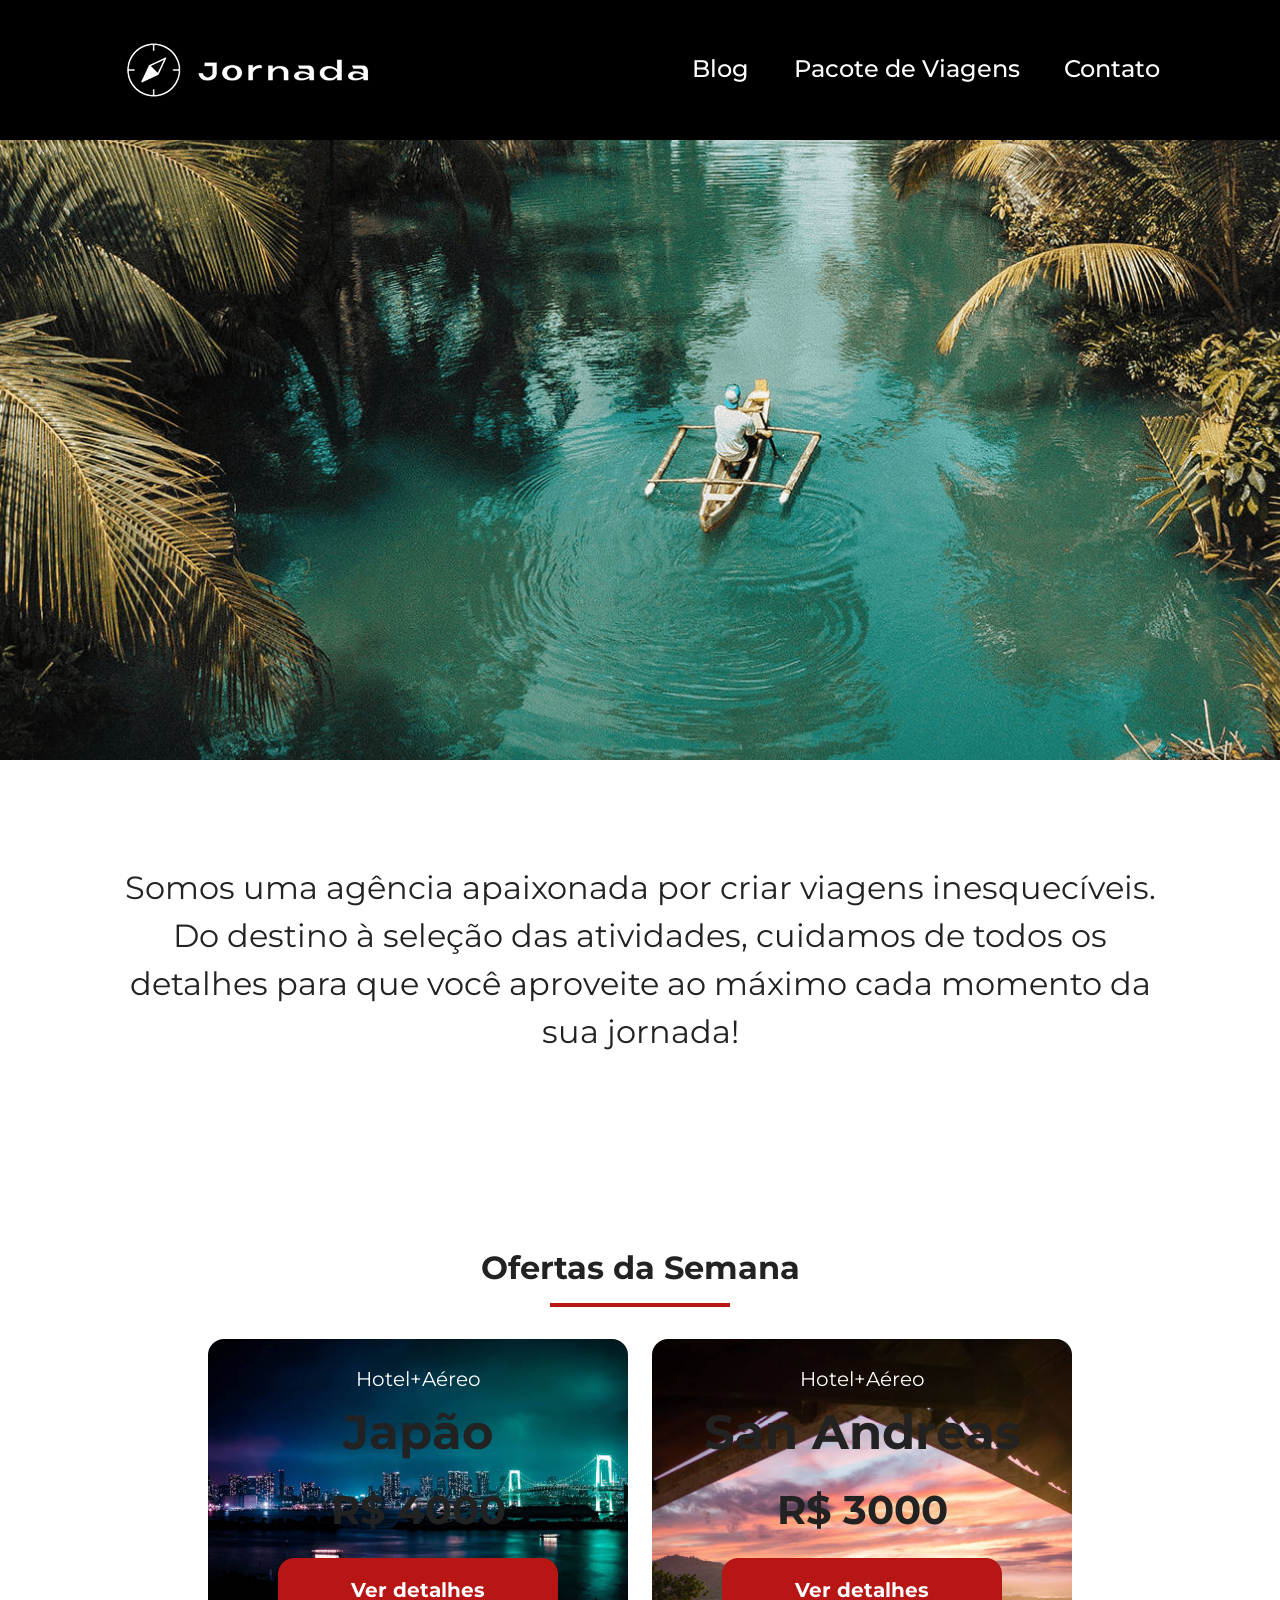
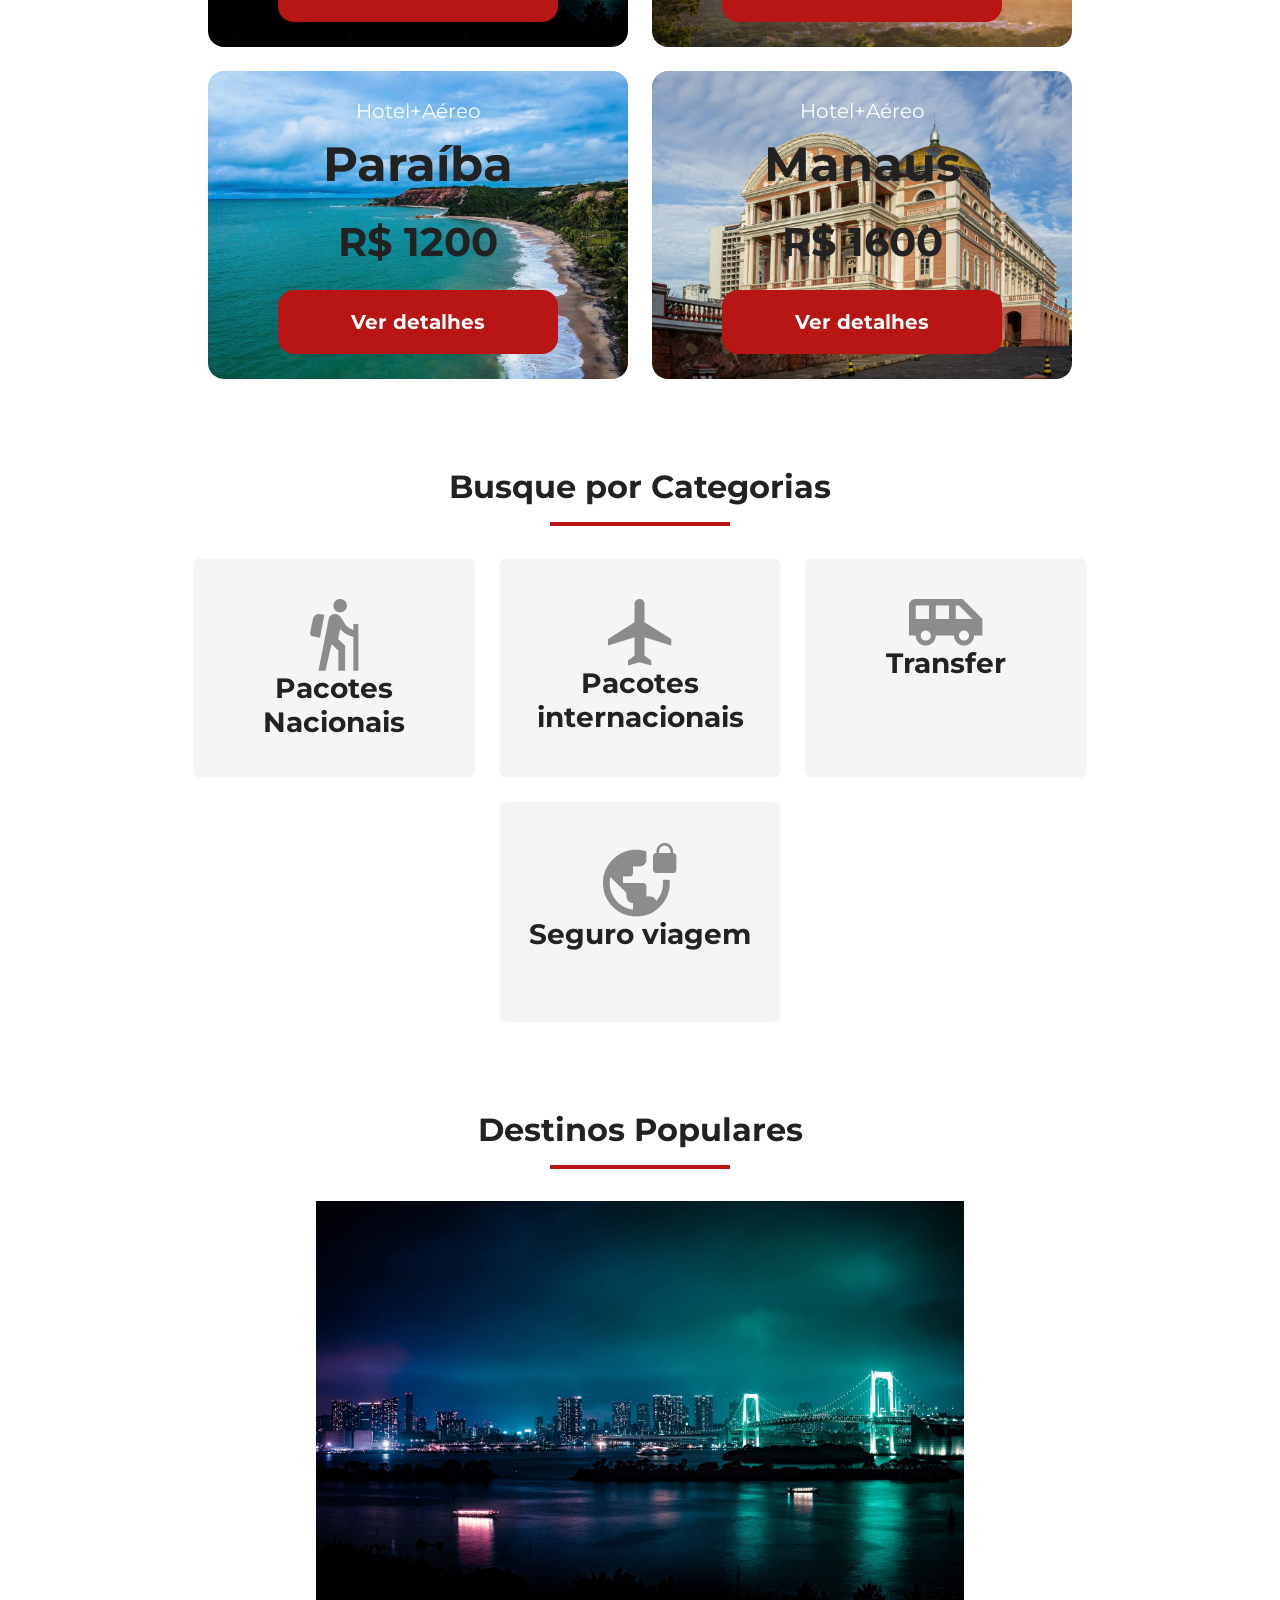
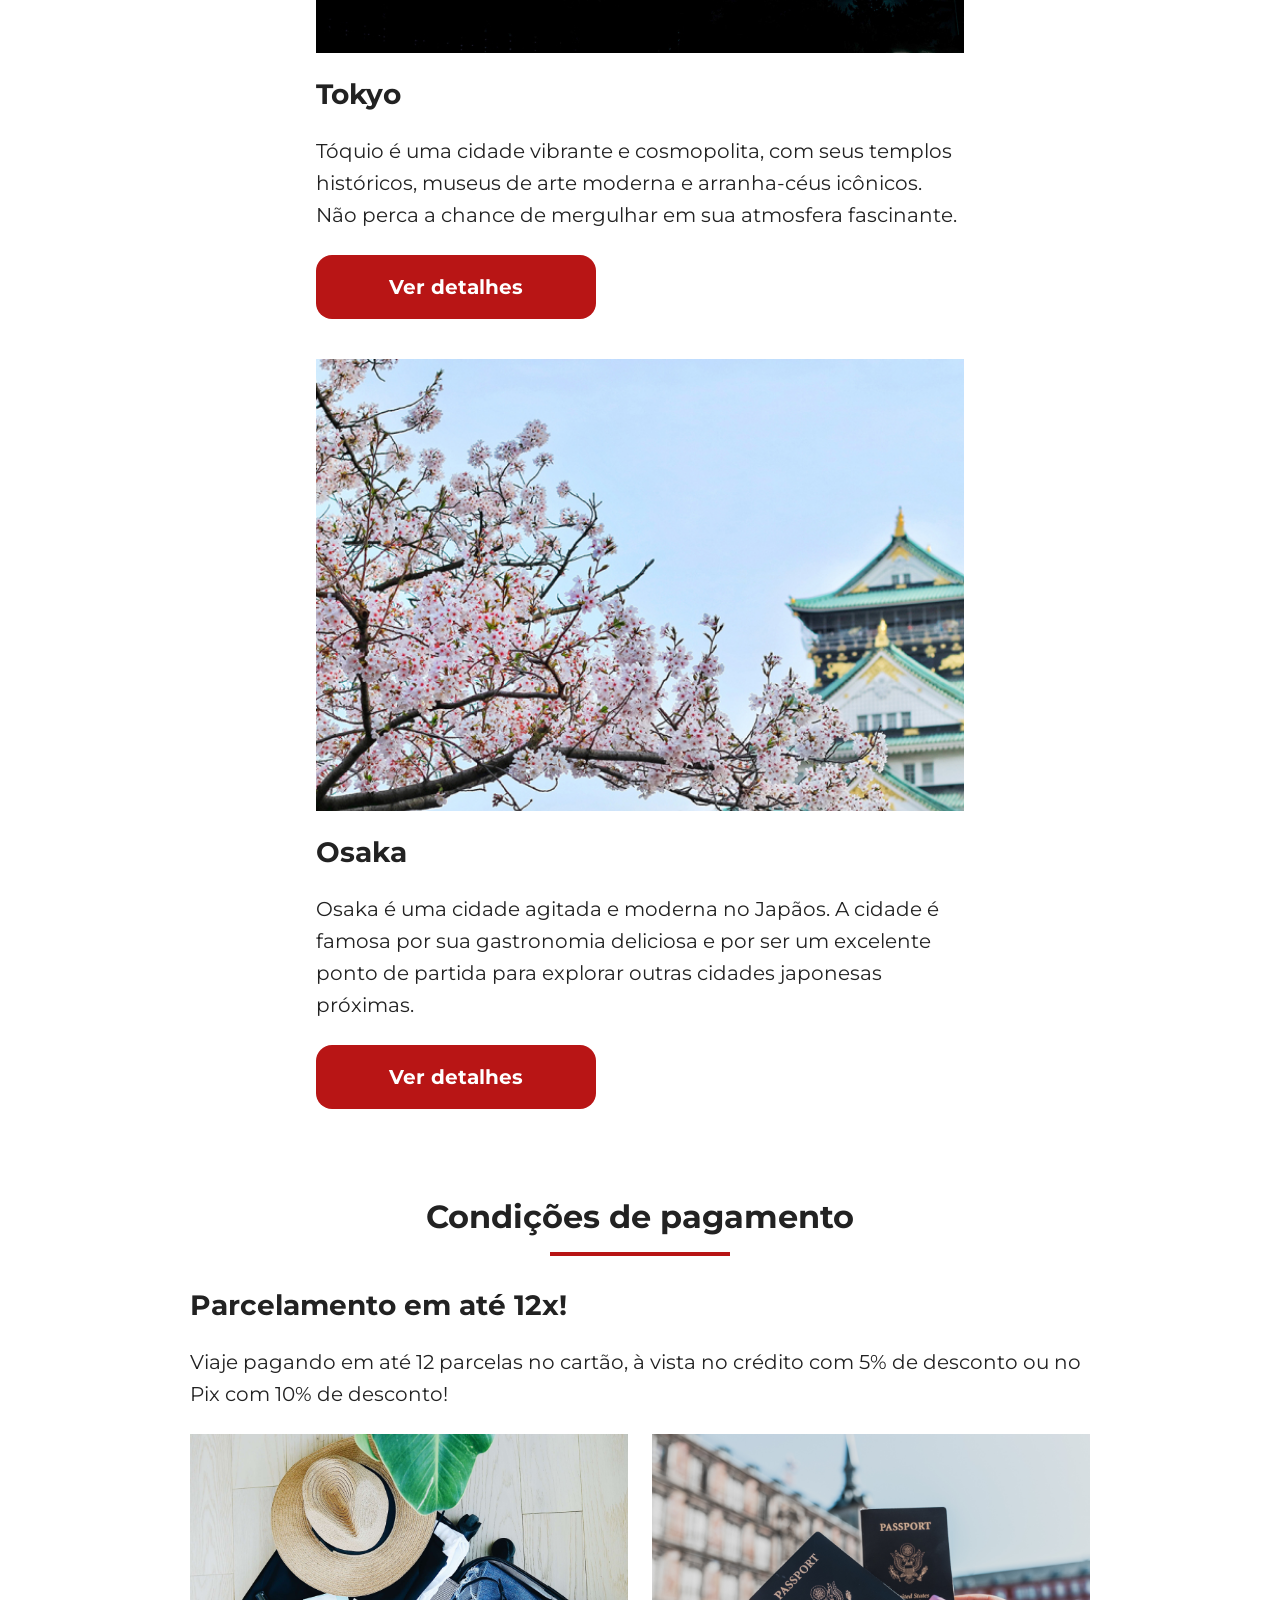
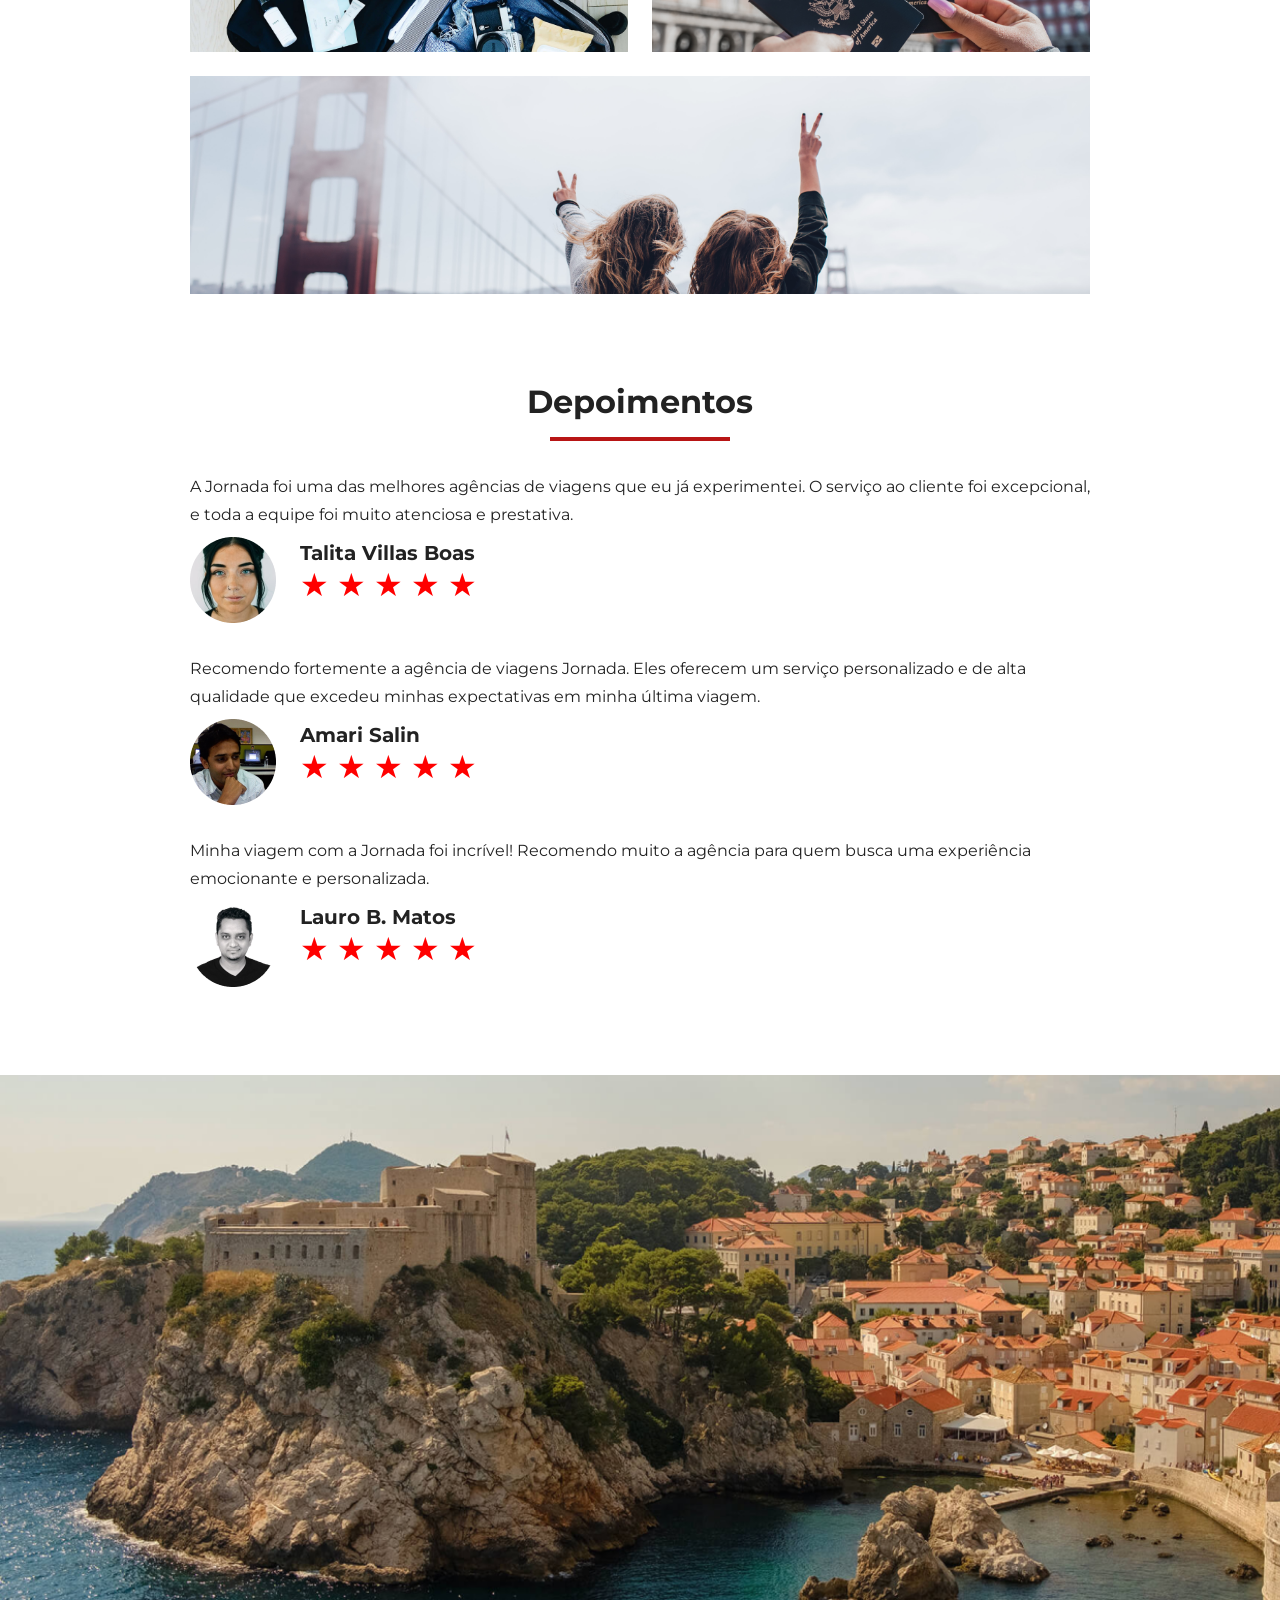
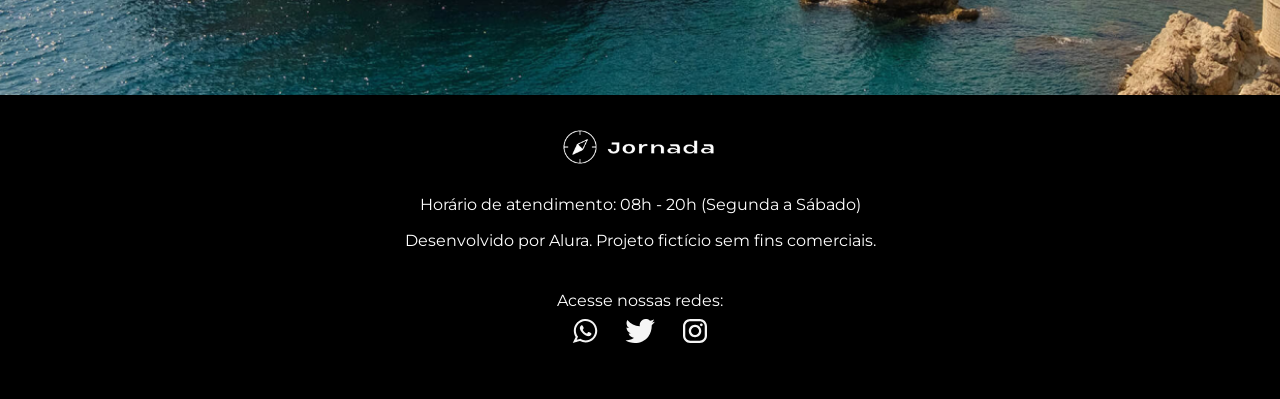
<file: index.html>
<!DOCTYPE html>
<html lang="pt-br">
<head>
    <meta charset="UTF-8">
    <meta name="viewport" content="width=device-width, initial-scale=1.0">
    <link rel="shortcut icon" href="favicon.png" type="image/x-icon">
    <link rel="stylesheet" href="./css/style.css">
    <title>Jornada Viagens</title>
</head>
<body>
    <header class="main-header">
        
        <a class="logo" href="index.html" title="Voltar para a página inicial">
            <img 
            class="img-mobile" 
            src="images/bussola-jornada-branca.png" 
            alt="Bussola do logo Jornada Viagens na cor branca"
            >
            <img 
            class="img-desktop" 
            src="images/bussola-texto-jornada-branca.png" 
            alt="Logo Jornada Viagens na cor branca"
            >
        </a>
        <div class="navigation-menu">
            <label for="menu">
            <img src="images/menu-branco.png" alt="Menu">
            </label>
            <input type="checkbox"id="menu" hidden>
            <nav>
            <ul class="link-list">
                <li><a href="blog.html" title="Acessar blog">Blog</a></li>
                <li><a href="pacotes.html" title="Acessar pacote de viagens">Pacote de Viagens</a></li>
                <li><a href="contato.html" title="Acessar aba de contatos">Contato</a></li>
            </ul>
        </nav>
        </div>
    </header>
    <section class="hero">
        <div class="hero-img"></div>
        <h2 class="content-text">Somos uma agência apaixonada por criar viagens inesquecíveis. Do destino à seleção das atividades, cuidamos de todos os detalhes para que você aproveite ao máximo cada momento da sua jornada!</h2>
        
    </section>
    <section class="offers">
        <div class="section-title">
            <h2>Ofertas da Semana</h2>
            <hr>
        </div>
        <div class="offers-card">
            <article class="card japao">
                <header>
                    <p class="content-text">Hotel+Aéreo</p>
                    <h3 class="content-title">Japão <br> <span>R$ 4000</span></h3>
                </header>
                <footer>
                    <a href="#" class="button">Ver detalhes</a>
                </footer>
            </article>
            <article class="card san-andreas" >
                <header>
                    <p class="content-text">Hotel+Aéreo</p>
                    <h3 class="content-title">San Andreas <br> <span>R$ 3000</span></h3>
                </header>
                <footer>
                    <a href="#" class="button">Ver detalhes</a>
                </footer>
            </article>
            <article class="card paraiba">
                <header>
                    <p class="content-text">Hotel+Aéreo</p>
                    <h3 class="content-title">Paraíba <br> <span>R$ 1200</span></h3>
                </header>
                <footer>
                    <a href="#" class="button">Ver detalhes</a>
                </footer>
            </article>
            <article class="card manaus">
                <header>
                    <p class="content-text">Hotel+Aéreo</p>
                    <h3 class="content-title">Manaus <br> <span>R$ 1600</span></h3>
                </header>
                <footer>
                    <a href="#" class="button">Ver detalhes</a>
                </footer>
            </article>
        </div>
    </section>
    <section class="categories">
        <div class="section-title">
            <h2>Busque por Categorias</h2>
            <hr>
        </div>
        <div class="categories-cards">
            <a class="category-card" href="#">
                    <img src="./images/icone-pacotes-nacionais.png" alt="">
                    <h3 class="content-title">Pacotes Nacionais</h3>
            </a>
            <a class="category-card" href="#">
                    <img src="./images/icone-pacotes-interacionais.png" alt="">
                    <h3 class="content-title">Pacotes internacionais</h3>
            </a>
            <a class="category-card" href="#">
                    <img src="./images/icone-transfer.png" alt="">
                    <h3 class="content-title">Transfer</h3>
            </a>
            <a class="category-card" href="#">
                    <img src="./images/icone-seguro-viagem.png" alt="">
                    <h3 class="content-title">Seguro viagem</h3>
            </a>
        </div>
    </section>
    <section class="destinations">
        <div class="section-title">
            <h2>Destinos Populares</h2>
            <hr>
        </div>
        <div class="destination-itens">
            <article class="item tokyo">
                <header>
                    <div class="img-item"></div>
                    <h4 class="content-title">Tokyo</h4>
                </header>
                <p class="content-text">Tóquio é uma cidade vibrante e cosmopolita, com seus templos históricos, museus de arte moderna e arranha-céus icônicos. Não perca a chance de mergulhar em sua atmosfera fascinante.</p>
                <footer>
                    <a href="" class="button">Ver detalhes</a>
                </footer>
            </article>

            <article class="item osaka">
                <header>
                    <div class="img-item"></div>
                    <h4 class="content-title">Osaka</h4>
                </header>
                <p class="content-text">Osaka é uma cidade agitada e moderna no Japãos. A cidade é famosa por sua gastronomia deliciosa e por ser um excelente ponto de partida para explorar outras cidades japonesas próximas.</p>
                <footer>
                    <a href="" class="button">Ver detalhes</a>
                </footer>
            </article>
        </div>
    </section>
    <section class="payments">
        <div class="section-title">
            <h2>Condições de pagamento</h2>
            <hr>
        </div>
        <div class="payment-container">
            <div class="text-content">
                <h3 class="content-title">Parcelamento em até 12x!</h3>
                
                <p class="content-text">Viaje pagando em até 12 parcelas no cartão, à vista no crédito com 5% de desconto ou no Pix com 10% de desconto!</p>
            </div>
            <div class="img-content">
                <div class="image bag"></div>
                <div class="image passport"></div>
                <div class="image people"></div>
            </div>
        </div>
    </section>
    <section class="testimonials">
        <div class="section-title">
            <h2>Depoimentos</h2>
            <hr>
        </div>
        <div class="testimonial-container">
            <article>
                <header>
                    <p>A Jornada foi uma das melhores agências de viagens que eu já experimentei. O serviço ao cliente foi excepcional, e toda a equipe foi muito atenciosa e prestativa.</p>
                </header>
                <footer>
                    <img src="images/avatar-talita.png" alt="Imagem de perfil da cliente Talita Villa">
                    <div class="profile-content">
                        <h4>Talita Villas Boas</h4>
                        <div class="rating">
                            <span class="star">&#9733;</span>
                            <span class="star">&#9733;</span>
                            <span class="star">&#9733;</span>
                            <span class="star">&#9733;</span>
                            <span class="star">&#9733;</span>
                        </div>
                    </div>
                </footer>
            </article>
            <article>
                <header>
                    <p>Recomendo fortemente a agência de viagens Jornada. Eles oferecem um serviço personalizado e de alta qualidade que excedeu minhas expectativas em minha última viagem.</p>
                </header>
                <footer>
                    <img src="images/avatar-amari.png" alt="Imagem de perfil da cliente Talita Villa">
                    <div class="profile-content">
                        <h4>Amari Salin</h4>
                        <div class="rating">
                            <span class="star">&#9733;</span>
                            <span class="star">&#9733;</span>
                            <span class="star">&#9733;</span>
                            <span class="star">&#9733;</span>
                            <span class="star">&#9733;</span>
                        </div>
                    </div>
                </footer>
            </article>
            <article>
                <header>
                    <p>Minha viagem com a Jornada foi incrível! Recomendo muito a agência para quem busca uma experiência emocionante e personalizada.</p>
                </header>
                <footer>
                    <img src="images/avatar-lauro.png" alt="Imagem de perfil da cliente Talita Villa">
                    <div class="profile-content">
                        <h4>Lauro B. Matos</h4>
                        <div class="rating">
                            <span class="star">&#9733;</span>
                            <span class="star">&#9733;</span>
                            <span class="star">&#9733;</span>
                            <span class="star">&#9733;</span>
                            <span class="star">&#9733;</span>
                        </div>
                    </div>
                </footer>
            </article>
        </div>
    </section>
    <section class="hero-footer">
        <div class="hero-footer-img"></div>
    </section>
    <footer class="main-footer">
        <div class="footer-container">
            <div class="footer-text">
            <img src="images/bussola-texto-jornada-branca.png" alt="">
                <p>Horário de atendimento: 08h - 20h (Segunda a Sábado)</p>
                <p>Desenvolvido por Alura. Projeto fictício sem fins comerciais.</p>
            </div>
            <div class="social">
                <p>Acesse nossas redes:</p>
                <a href="#"><img src="images/whatsapp-logo.svg" alt=""></a>
                <a href="#"><img src="images/twitter-logo.svg" alt=""></a>
                <a href="#"><img src="images/instagram-logo.svg" alt=""></a>
            </div>
        </div>
    </footer>
</body>
</html>
</file>
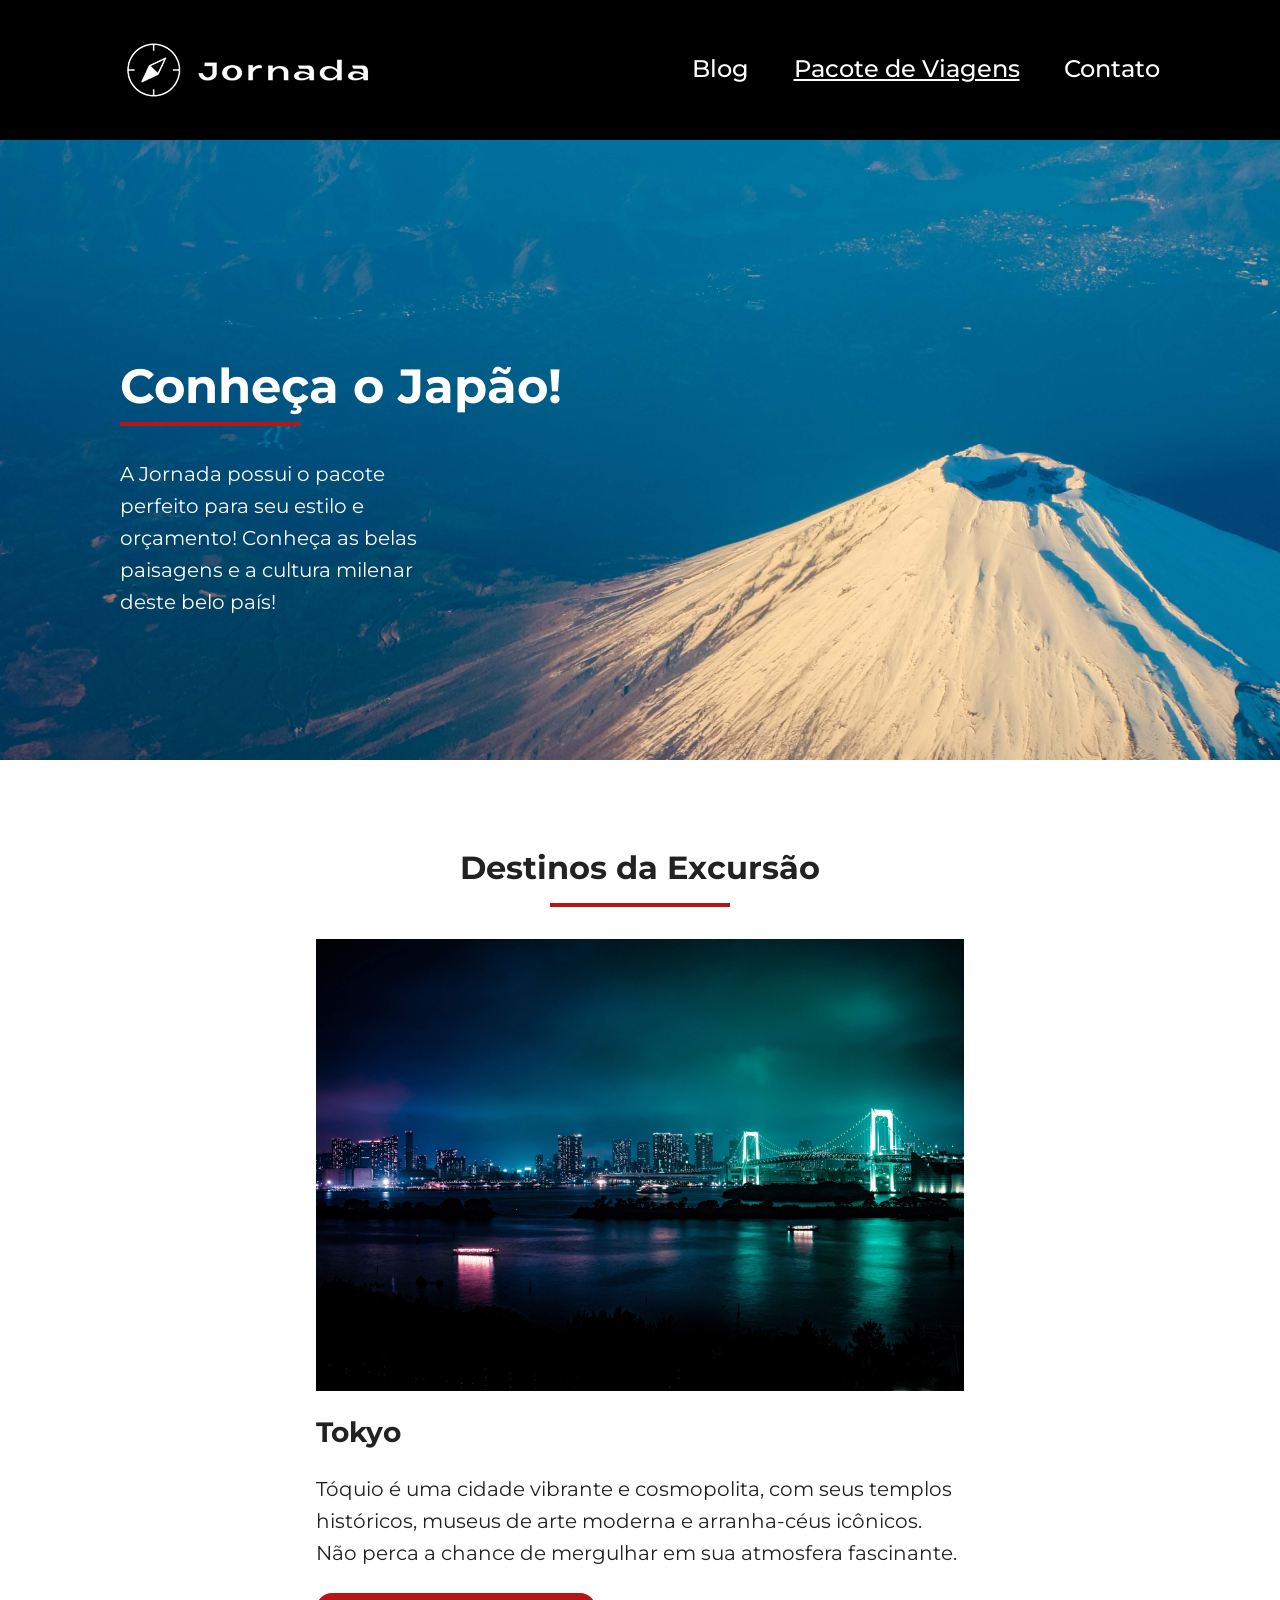
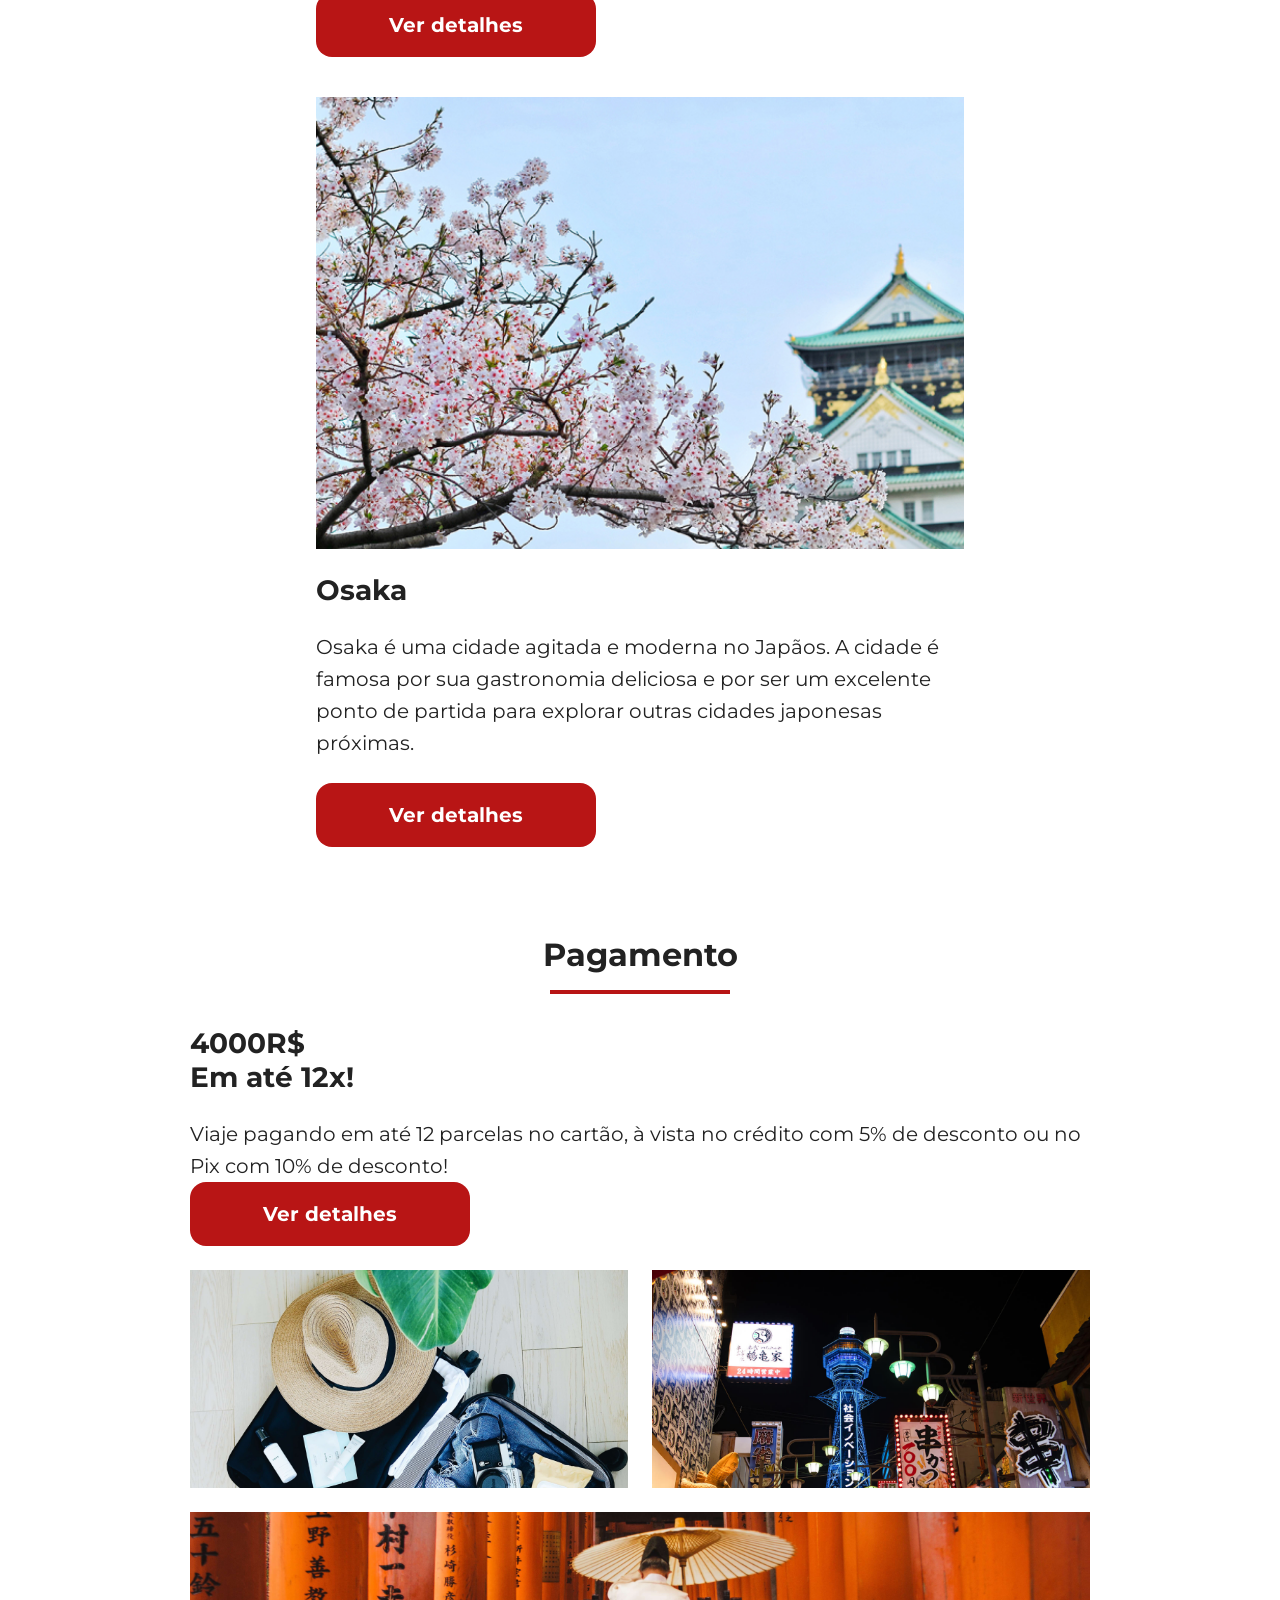
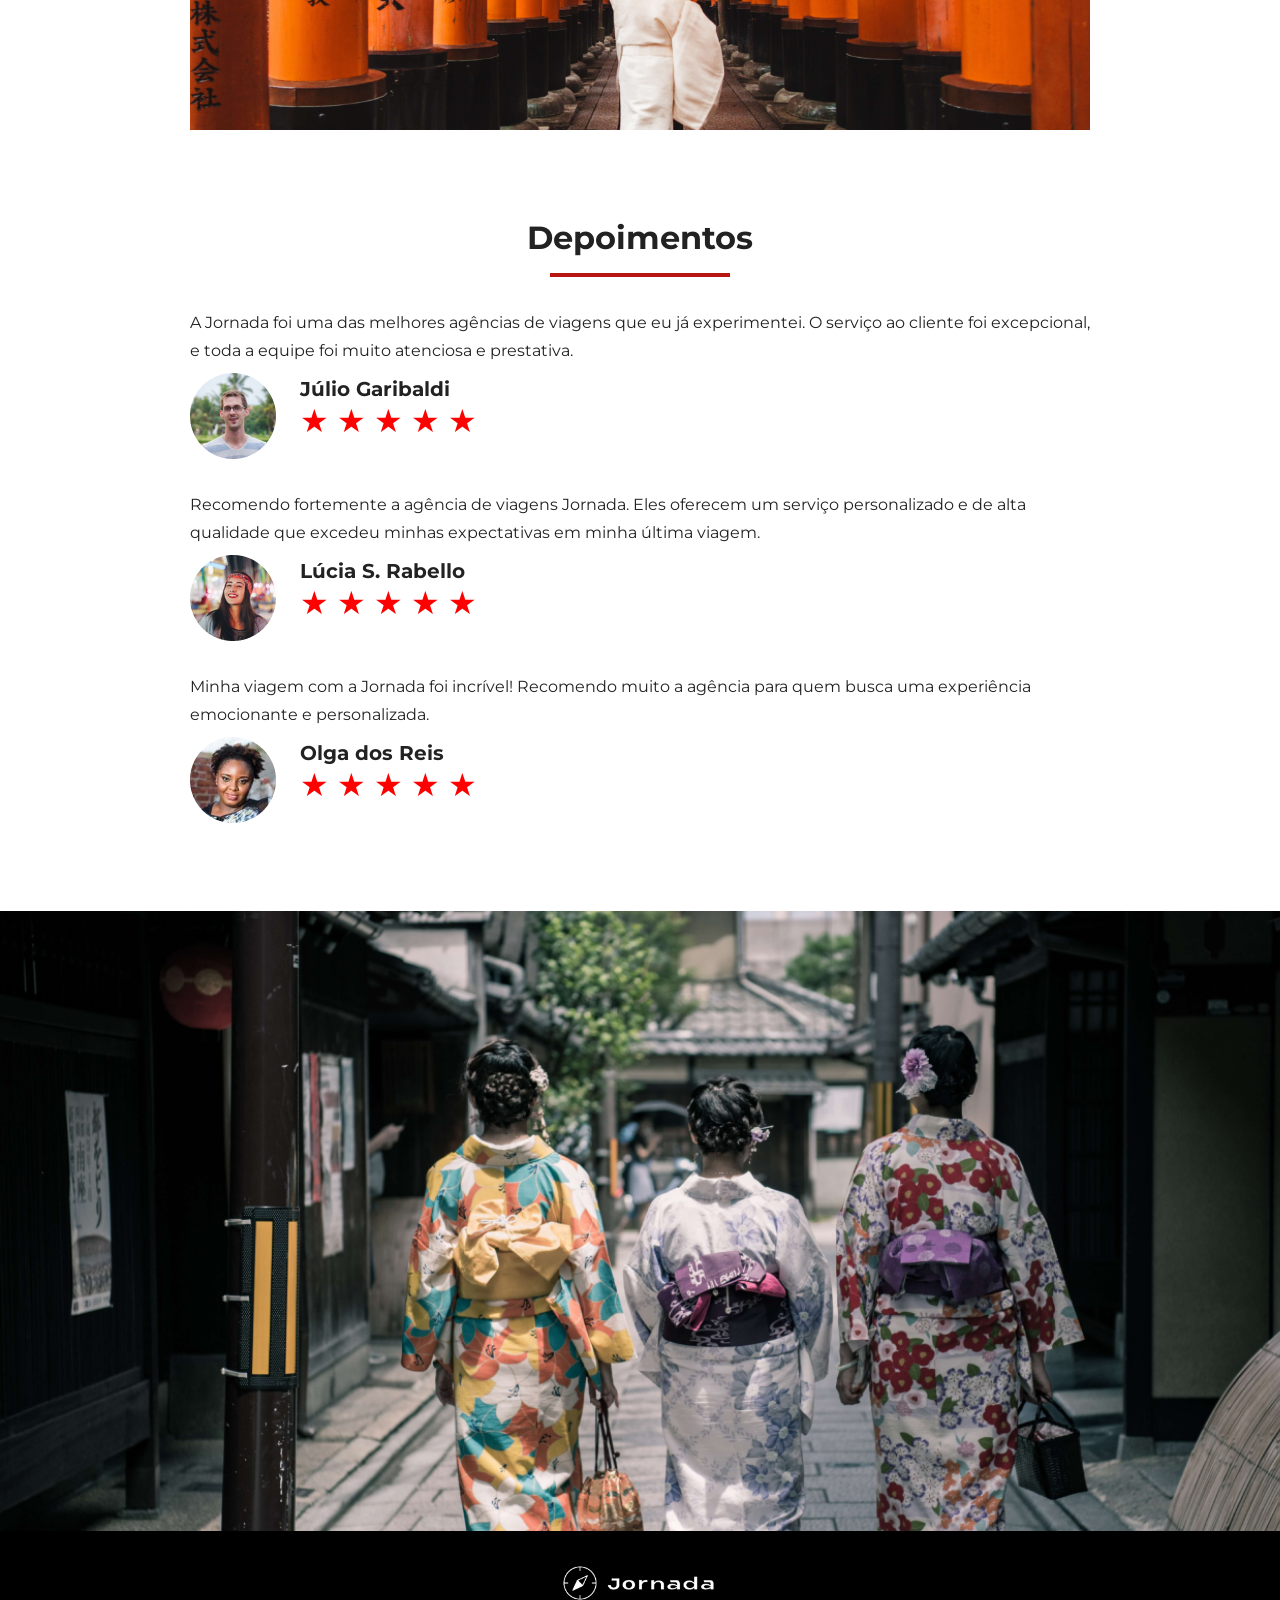
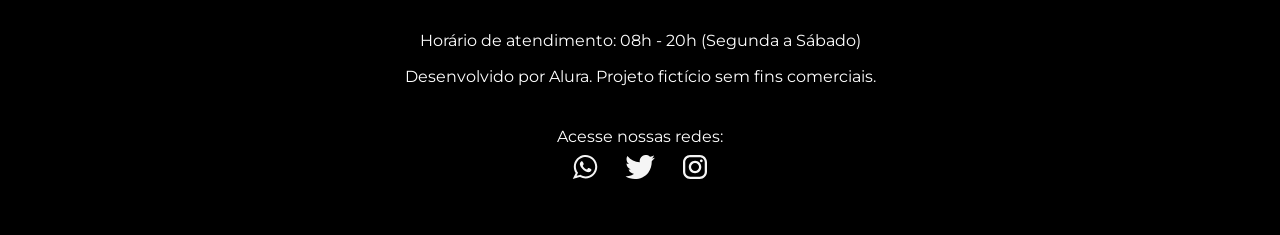
<file: pacotes.html>
<!DOCTYPE html>
<html lang="en">
<head>
    <meta charset="UTF-8">
    <meta name="viewport" content="width=device-width, initial-scale=1.0">
    <link rel="stylesheet" href="css/style.css">
    <title>Pacote de Viagens</title>
</head>
<body>
    <header class="main-header">
        
        <a class="logo" href="index.html" title="Voltar para a página inicial">
            <img 
            class="img-mobile" 
            src="images/bussola-jornada-branca.png" 
            alt="Bussola do logo Jornada Viagens na cor branca"
            >
            <img 
            class="img-desktop" 
            src="images/bussola-texto-jornada-branca.png" 
            alt="Logo Jornada Viagens na cor branca"
            >
        </a>
        <div class="navigation-menu">
            <label for="menu">
            <img src="images/menu-branco.png" alt="Menu">
            </label>
            <input type="checkbox"id="menu" hidden>
            <nav>
            <ul class="link-list">
                <li><a href="blog.html" title="Acessar blog">Blog</a></li>
                <li><a href="pacotes.html" title="Acessar pacote de viagens"><u>Pacote de Viagens</u></a></li>
                <li><a href="contato.html" title="Acessar aba de contatos">Contato</a></li>
            </ul>
        </nav>
        </div>
    </header>
    <section class="hero">
        <div class="hero-img packages">
            <div class="hero-container">
                <div class="section-title">
                    <h2>Conheça o Japão!</h2>
                    <hr>
                </div>
                <p>A Jornada possui o pacote perfeito para seu estilo e orçamento! Conheça as belas paisagens e a  cultura milenar deste belo país!</p>
            </div>
        </div>
    </section>
    <section class="destinations">
        <div class="section-title">
            <h2>Destinos da Excursão</h2>
            <hr>
        </div>
        <div class="destination-itens">
            <article class="item tokyo">
                <header>
                    <div class="img-item"></div>
                    <h4 class="content-title">Tokyo</h4>
                </header>
                <p class="content-text">Tóquio é uma cidade vibrante e cosmopolita, com seus templos históricos, museus de arte moderna e arranha-céus icônicos. Não perca a chance de mergulhar em sua atmosfera fascinante.</p>
                <footer>
                    <a href="" class="button">Ver detalhes</a>
                </footer>
            </article>

            <article class="item osaka">
                <header>
                    <div class="img-item"></div>
                    <h4 class="content-title">Osaka</h4>
                </header>
                <p class="content-text">Osaka é uma cidade agitada e moderna no Japãos. A cidade é famosa por sua gastronomia deliciosa e por ser um excelente ponto de partida para explorar outras cidades japonesas próximas.</p>
                <footer>
                    <a href="" class="button">Ver detalhes</a>
                </footer>
            </article>
        </div>
        
    </section>
    <section class="payments">
        <div class="section-title">
            <h2>Pagamento</h2>
            <hr>
        </div>
        <div class="payment-container">
            <div class="text-content">
                <h3 class="content-title">4000R$ <br>Em até 12x!</h3>
                
                <p class="content-text">Viaje pagando em até 12 parcelas no cartão, à vista no crédito com 5% de desconto ou no Pix com 10% de desconto!</p>
                <a href="" class="button mobile">Ver detalhes</a>
            </div>
            <div class="img-content">
                <div class="image castle"></div>
                <div class="image tower"></div>
                <div class="image man"></div>
            </div>
        </div>
    </section>
    <section class="testimonials">
        <div class="section-title">
            <h2>Depoimentos</h2>
            <hr>
        </div>
        <div class="testimonial-container">
            <article>
                <header>
                    <p>A Jornada foi uma das melhores agências de viagens que eu já experimentei. O serviço ao cliente foi excepcional, e toda a equipe foi muito atenciosa e prestativa.</p>
                </header>
                <footer>
                    <img src="images/avatar-julio.png" alt="Imagem de perfil da cliente Talita Villa">
                    <div class="profile-content">
                        <h4>Júlio Garibaldi</h4>
                        <div class="rating">
                            <span class="star">&#9733;</span>
                            <span class="star">&#9733;</span>
                            <span class="star">&#9733;</span>
                            <span class="star">&#9733;</span>
                            <span class="star">&#9733;</span>
                        </div>
                    </div>
                </footer>
            </article>
            <article>
                <header>
                    <p>Recomendo fortemente a agência de viagens Jornada. Eles oferecem um serviço personalizado e de alta qualidade que excedeu minhas expectativas em minha última viagem.</p>
                </header>
                <footer>
                    <img src="images/avatar-lucia.png" alt="Imagem de perfil da cliente Talita Villa">
                    <div class="profile-content">
                        <h4>Lúcia S. Rabello</h4>
                        <div class="rating">
                            <span class="star">&#9733;</span>
                            <span class="star">&#9733;</span>
                            <span class="star">&#9733;</span>
                            <span class="star">&#9733;</span>
                            <span class="star">&#9733;</span>
                        </div>
                    </div>
                </footer>
            </article>
            <article>
                <header>
                    <p>Minha viagem com a Jornada foi incrível! Recomendo muito a agência para quem busca uma experiência emocionante e personalizada.</p>
                </header>
                <footer>
                    <img src="images/avatar-olga.png" alt="Imagem de perfil da cliente Talita Villa">
                    <div class="profile-content">
                        <h4>Olga dos Reis</h4>
                        <div class="rating">
                            <span class="star">&#9733;</span>
                            <span class="star">&#9733;</span>
                            <span class="star">&#9733;</span>
                            <span class="star">&#9733;</span>
                            <span class="star">&#9733;</span>
                        </div>
                    </div>
                </footer>
            </article>
        </div>
    </section>

    <section class="hero-footer ">
        <div class="hero-footer-img packages"></div>
    </section>
    <footer class="main-footer">
        <div class="footer-container">
            <div class="footer-text">
            <img src="images/bussola-texto-jornada-branca.png" alt="">
                <p>Horário de atendimento: 08h - 20h (Segunda a Sábado)</p>
                <p>Desenvolvido por Alura. Projeto fictício sem fins comerciais.</p>
            </div>
            <div class="social">
                <p>Acesse nossas redes:</p>
                <a href="#"><img src="images/whatsapp-logo.svg" alt=""></a>
                <a href="#"><img src="images/twitter-logo.svg" alt=""></a>
                <a href="#"><img src="images/instagram-logo.svg" alt=""></a>
            </div>
        </div>
    </footer>
</body>
</html>
</file>
<file: css/style.css>
@import url(global.css);
@import url(header.css);
@import url(hero.css);
@import url(offers.css);
@import url(categorias.css);
@import url(destinations.css);
@import url(payments.css);
@import url(testimonials.css);
@import url(footer.css);
@import url(packages.css);
</file>
